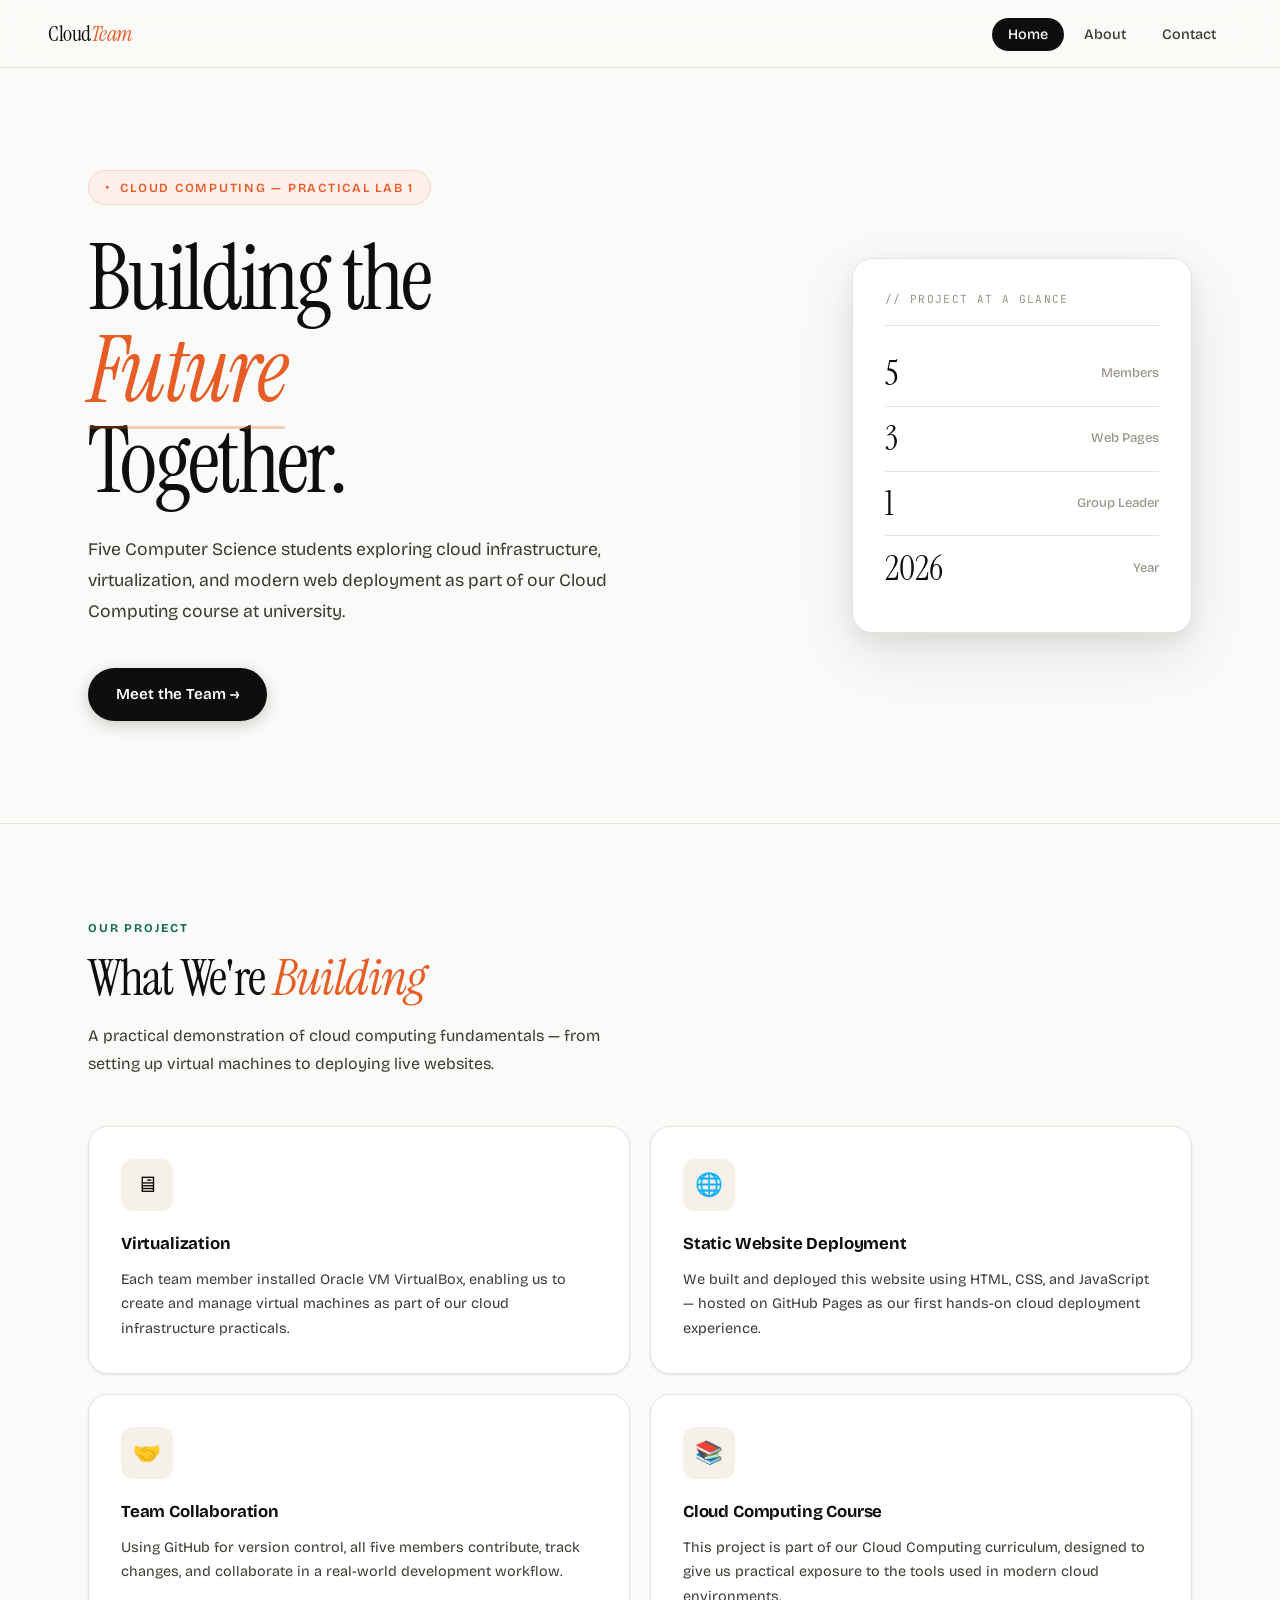
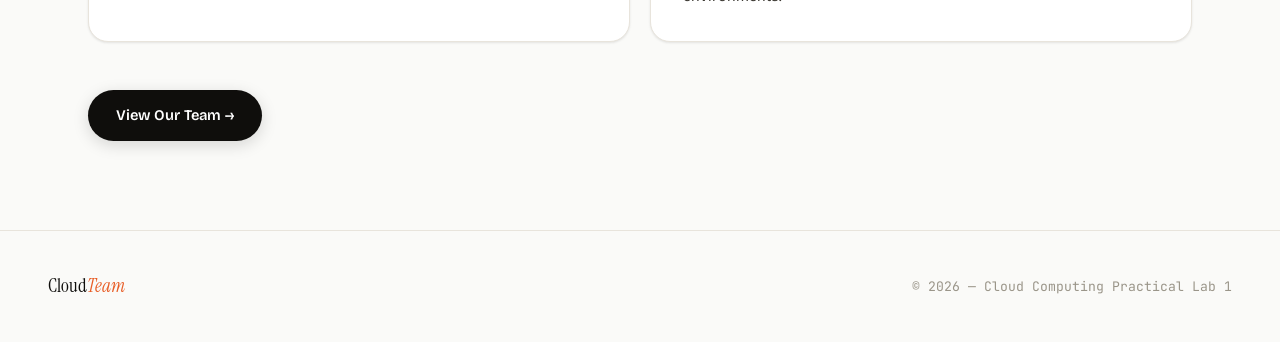
<file: index.html>
<!DOCTYPE html>
<html lang="en">
<head>
  <meta charset="UTF-8" />
  <meta name="viewport" content="width=device-width, initial-scale=1.0" />
  <title>CloudTeam — Cloud Computing Group Project</title>
  <link rel="stylesheet" href="style.css" />
</head>
<body>

<nav>
  <a href="index.html" class="nav-logo">Cloud<em>Team</em></a>
  <ul class="nav-links">
    <li><a href="index.html" class="active">Home</a></li>
    <li><a href="about.html">About</a></li>
    <li><a href="contact.html">Contact</a></li>
  </ul>
</nav>

<div class="hero">
  <div class="hero-left">
    <p class="hero-eyebrow">Cloud Computing — Practical Lab 1</p>
    <h1>Building the<br/><em>Future</em><br/>Together.</h1>
    <p class="hero-desc">
      Five Computer Science students exploring cloud infrastructure,
      virtualization, and modern web deployment as part of our
      Cloud Computing course at university.
    </p>
    <a href="about.html" class="hero-cta">Meet the Team →</a>
  </div>

  <div class="hero-panel">
    <p class="panel-title">// Project at a glance</p>
    <div class="panel-stat">
      <span class="panel-stat-num">5</span>
      <span class="panel-stat-label">Members</span>
    </div>
    <div class="panel-stat">
      <span class="panel-stat-num">3</span>
      <span class="panel-stat-label">Web Pages</span>
    </div>
    <div class="panel-stat">
      <span class="panel-stat-num">1</span>
      <span class="panel-stat-label">Group Leader</span>
    </div>
    <div class="panel-stat">
      <span class="panel-stat-num">2026</span>
      <span class="panel-stat-label">Year</span>
    </div>
  </div>
</div>

<hr class="wide-rule" />

<section>
  <p class="section-eyebrow">Our Project</p>
  <h2 class="section-title">What We're <em>Building</em></h2>
  <p class="section-desc">
    A practical demonstration of cloud computing fundamentals —
    from setting up virtual machines to deploying live websites.
  </p>

  <div class="cards-grid">
    <div class="info-card">
      <div class="info-card-icon">🖥</div>
      <h3>Virtualization</h3>
      <p>Each team member installed Oracle VM VirtualBox, enabling us to create and manage virtual machines as part of our cloud infrastructure practicals.</p>
    </div>
    <div class="info-card">
      <div class="info-card-icon">🌐</div>
      <h3>Static Website Deployment</h3>
      <p>We built and deployed this website using HTML, CSS, and JavaScript — hosted on GitHub Pages as our first hands-on cloud deployment experience.</p>
    </div>
    <div class="info-card">
      <div class="info-card-icon">🤝</div>
      <h3>Team Collaboration</h3>
      <p>Using GitHub for version control, all five members contribute, track changes, and collaborate in a real-world development workflow.</p>
    </div>
    <div class="info-card">
      <div class="info-card-icon">📚</div>
      <h3>Cloud Computing Course</h3>
      <p>This project is part of our Cloud Computing curriculum, designed to give us practical exposure to the tools used in modern cloud environments.</p>
    </div>
  </div>

  <a href="about.html" class="btn">View Our Team →</a>
</section>

<footer>
  <div class="footer-logo">Cloud<em>Team</em></div>
  <p class="footer-copy">© 2026 — Cloud Computing Practical Lab 1</p>
</footer>

</body>
</html>
</file>
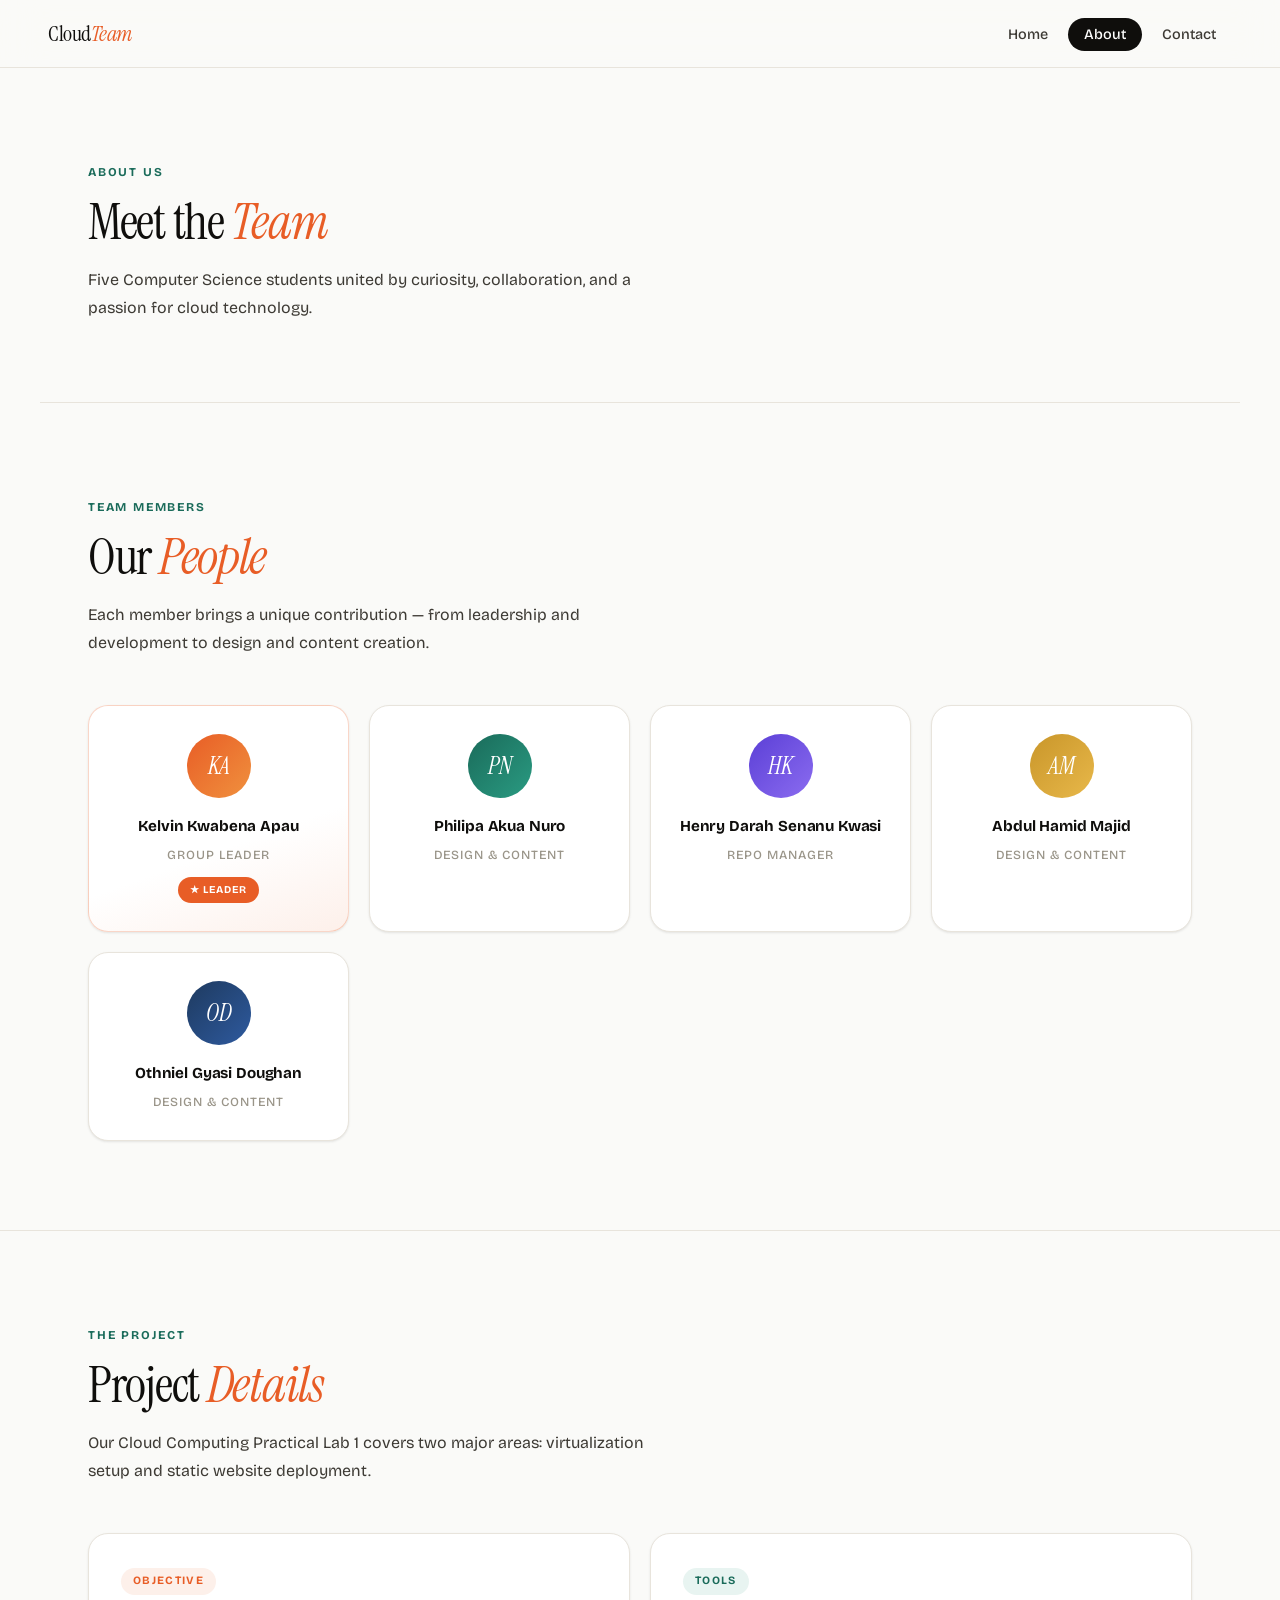
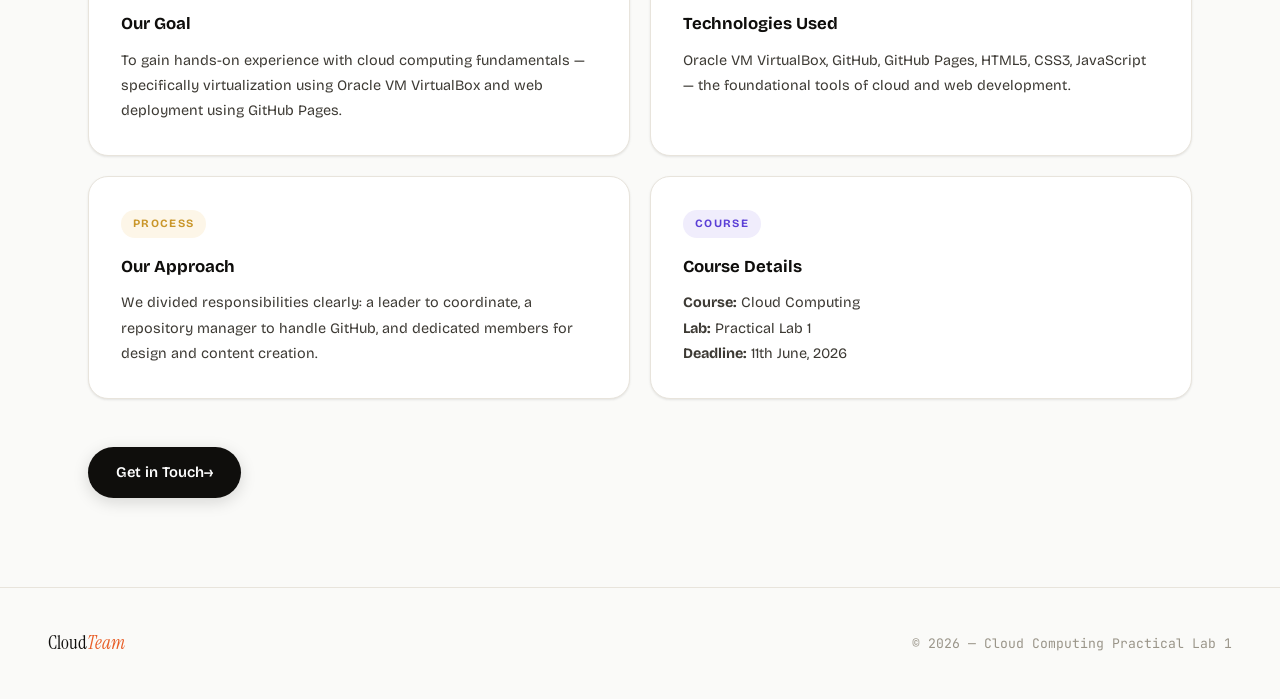
<file: about.html>
<!DOCTYPE html>
<html lang="en">
<head>
  <meta charset="UTF-8" />
  <meta name="viewport" content="width=device-width, initial-scale=1.0" />
  <title>About — CloudTeam</title>
  <link rel="stylesheet" href="style.css" />
</head>
<body>

<nav>
  <a href="index.html" class="nav-logo">Cloud<em>Team</em></a>
  <ul class="nav-links">
    <li><a href="index.html">Home</a></li>
    <li><a href="about.html" class="active">About</a></li>
    <li><a href="contact.html">Contact</a></li>
  </ul>
</nav>

<div class="page-header">
  <p class="section-eyebrow">About Us</p>
  <h1 class="section-title">Meet the <em>Team</em></h1>
  <p class="section-desc">
    Five Computer Science students united by curiosity, collaboration,
    and a passion for cloud technology.
  </p>
</div>

<section>
  <p class="section-eyebrow">Team Members</p>
  <h2 class="section-title">Our <em>People</em></h2>
  <p class="section-desc">
    Each member brings a unique contribution — from leadership and development
    to design and content creation.
  </p>

  <div class="members-grid">

    <div class="member-card is-leader">
      <div class="member-avatar avatar-orange">KA</div>
      <div class="member-name">Kelvin Kwabena Apau</div>
      <div class="member-role">Group Leader</div>
      <div><span class="leader-chip">★ Leader</span></div>
    </div>

    <div class="member-card">
      <div class="member-avatar avatar-teal">PN</div>
      <div class="member-name">Philipa Akua Nuro</div>
      <div class="member-role">Design & Content</div>
    </div>

    <div class="member-card">
      <div class="member-avatar avatar-purple">HK</div>
      <div class="member-name">Henry Darah Senanu Kwasi</div>
      <div class="member-role">Repo Manager</div>
    </div>

    <div class="member-card">
      <div class="member-avatar avatar-gold">AM</div>
      <div class="member-name">Abdul Hamid Majid</div>
      <div class="member-role">Design & Content</div>
    </div>

    <div class="member-card">
      <div class="member-avatar avatar-navy">OD</div>
      <div class="member-name">Othniel Gyasi Doughan</div>
      <div class="member-role">Design & Content</div>
    </div>

  </div>
</section>

<hr class="wide-rule" />

<section>
  <p class="section-eyebrow">The Project</p>
  <h2 class="section-title">Project <em>Details</em></h2>
  <p class="section-desc">
    Our Cloud Computing Practical Lab 1 covers two major areas:
    virtualization setup and static website deployment.
  </p>

  <div class="about-grid">
    <div class="about-card">
      <span class="about-card-tag tag-orange">Objective</span>
      <h3>Our Goal</h3>
      <p>To gain hands-on experience with cloud computing fundamentals — specifically virtualization using Oracle VM VirtualBox and web deployment using GitHub Pages.</p>
    </div>
    <div class="about-card">
      <span class="about-card-tag tag-teal">Tools</span>
      <h3>Technologies Used</h3>
      <p>Oracle VM VirtualBox, GitHub, GitHub Pages, HTML5, CSS3, JavaScript — the foundational tools of cloud and web development.</p>
    </div>
    <div class="about-card">
      <span class="about-card-tag tag-gold">Process</span>
      <h3>Our Approach</h3>
      <p>We divided responsibilities clearly: a leader to coordinate, a repository manager to handle GitHub, and dedicated members for design and content creation.</p>
    </div>
    <div class="about-card">
      <span class="about-card-tag tag-purple">Course</span>
      <h3>Course Details</h3>
      <p><strong>Course:</strong> Cloud Computing<br/><strong>Lab:</strong> Practical Lab 1<br/><strong>Deadline:</strong> 11th June, 2026</p>
    </div>
  </div>

  <a href="contact.html" class="btn">Get in Touch→</a>
</section>

<footer>
  <div class="footer-logo">Cloud<em>Team</em></div>
  <p class="footer-copy">© 2026 — Cloud Computing Practical Lab 1</p>
</footer>

</body>
</html>
</file>
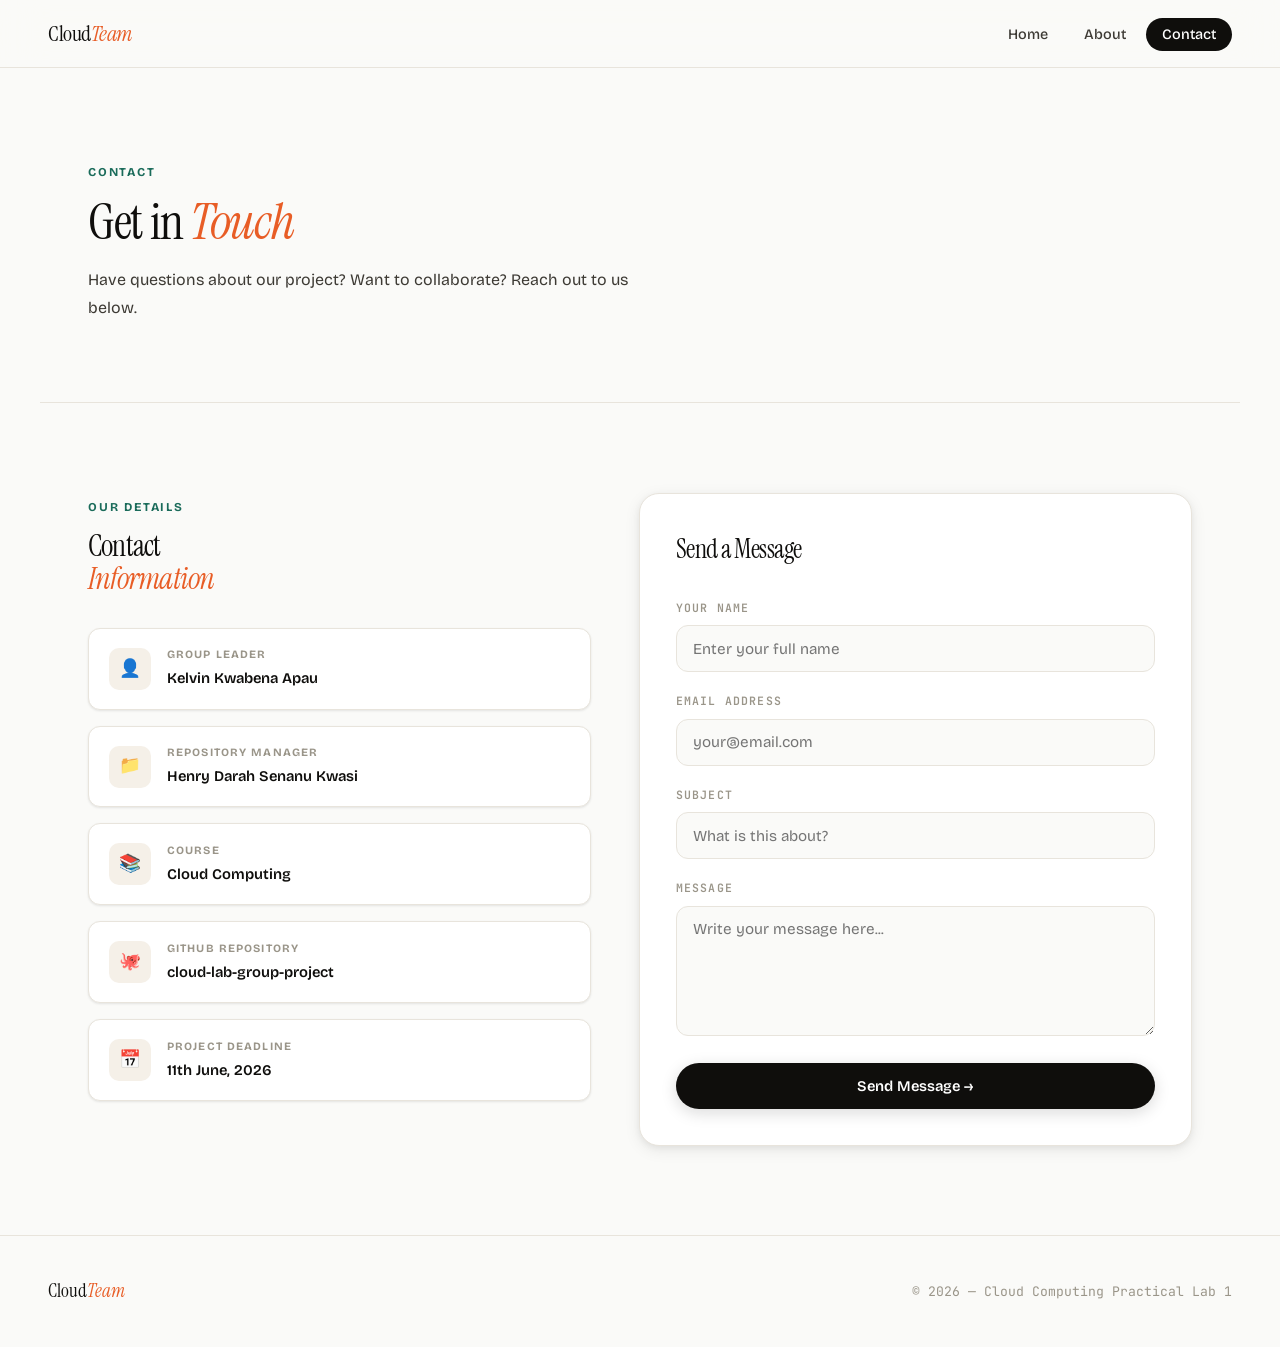
<file: contact.html>
<!DOCTYPE html>
<html lang="en">
<head>
  <meta charset="UTF-8" />
  <meta name="viewport" content="width=device-width, initial-scale=1.0" />
  <title>Contact — CloudTeam</title>
  <link rel="stylesheet" href="style.css" />
</head>
<body>

<nav>
  <a href="index.html" class="nav-logo">Cloud<em>Team</em></a>
  <ul class="nav-links">
    <li><a href="index.html">Home</a></li>
    <li><a href="about.html">About</a></li>
    <li><a href="contact.html" class="active">Contact</a></li>
  </ul>
</nav>

<div class="page-header">
  <p class="section-eyebrow">Contact</p>
  <h1 class="section-title">Get in <em>Touch</em></h1>
  <p class="section-desc">
    Have questions about our project? Want to collaborate?
    Reach out to us below.
  </p>
</div>

<section>
  <div class="contact-grid">

    <!-- LEFT: Info -->
    <div>
      <p class="section-eyebrow">Our Details</p>
      <h2 class="section-title" style="font-size:1.9rem; margin-bottom:2rem;">Contact<br/><em>Information</em></h2>

      <div class="contact-info-list">
        <div class="contact-info-item">
          <div class="contact-icon">👤</div>
          <div>
            <h4>Group Leader</h4>
            <p>Kelvin Kwabena Apau</p>
          </div>
        </div>
        <div class="contact-info-item">
          <div class="contact-icon">📁</div>
          <div>
            <h4>Repository Manager</h4>
            <p>Henry Darah Senanu Kwasi</p>
          </div>
        </div>
        <div class="contact-info-item">
          <div class="contact-icon">📚</div>
          <div>
            <h4>Course</h4>
            <p>Cloud Computing</p>
          </div>
        </div>
        <div class="contact-info-item">
          <div class="contact-icon">🐙</div>
          <div>
            <h4>GitHub Repository</h4>
            <p>cloud-lab-group-project</p>
          </div>
        </div>
        <div class="contact-info-item">
          <div class="contact-icon">📅</div>
          <div>
            <h4>Project Deadline</h4>
            <p>11th June, 2026</p>
          </div>
        </div>
      </div>
    </div>

    <!-- RIGHT: Form -->
    <div class="contact-form">
      <h3>Send a Message</h3>

      <div class="form-group">
        <label for="name">Your Name</label>
        <input type="text" id="name" placeholder="Enter your full name" />
      </div>
      <div class="form-group">
        <label for="email">Email Address</label>
        <input type="email" id="email" placeholder="your@email.com" />
      </div>
      <div class="form-group">
        <label for="subject">Subject</label>
        <input type="text" id="subject" placeholder="What is this about?" />
      </div>
      <div class="form-group">
        <label for="message">Message</label>
        <textarea id="message" placeholder="Write your message here..."></textarea>
      </div>

      <button class="btn btn-full" onclick="handleSubmit()">Send Message →</button>

      <div id="form-feedback">
        ✅ Message received! We'll get back to you soon.
      </div>
    </div>

  </div>
</section>

<footer>
  <div class="footer-logo">Cloud<em>Team</em></div>
  <p class="footer-copy">© 2026 — Cloud Computing Practical Lab 1</p>
</footer>

<script>
  function handleSubmit() {
    const name = document.getElementById('name').value.trim();
    const email = document.getElementById('email').value.trim();
    const message = document.getElementById('message').value.trim();
    if (!name || !email || !message) {
      alert('Please fill in your name, email, and message.');
      return;
    }
    document.getElementById('form-feedback').style.display = 'block';
  }
</script>

</body>
</html>
</file>
<file: style.css>
@import url('https://fonts.googleapis.com/css2?family=Clash+Display:wght@400;500;600;700&family=Cabinet+Grotesk:wght@400;500;700;800;900&family=Instrument+Serif:ital@0;1&display=swap');
@import url('https://fonts.googleapis.com/css2?family=Bricolage+Grotesque:opsz,wght@12..96,400;12..96,500;12..96,700;12..96,800&family=Instrument+Serif:ital@0;1&family=JetBrains+Mono:wght@400;500&display=swap');

:root {
  --bg: #fafaf8;
  --white: #ffffff;
  --ink: #0f0e0c;
  --ink2: #3d3a34;
  --muted: #9a9589;
  --border: #e8e4dc;
  --border2: #d4cfc5;
  --warm: #f5f0e8;
  --accent: #e85d26;
  --accent-soft: #fdf0ea;
  --teal: #1a6b5a;
  --teal-soft: #e8f4f1;
  --gold: #c9962a;
  --gold-soft: #fdf6e8;
  --purple: #5b3fd6;
  --purple-soft: #f0edfc;
  --shadow-sm: 0 1px 3px rgba(15,14,12,0.06), 0 1px 2px rgba(15,14,12,0.04);
  --shadow-md: 0 4px 16px rgba(15,14,12,0.08), 0 2px 6px rgba(15,14,12,0.05);
  --shadow-lg: 0 20px 60px rgba(15,14,12,0.1), 0 8px 20px rgba(15,14,12,0.06);
  --radius: 20px;
  --radius-sm: 12px;
}

*, *::before, *::after { margin: 0; padding: 0; box-sizing: border-box; }
html { scroll-behavior: smooth; font-size: 16px; }

body {
  font-family: 'Bricolage Grotesque', sans-serif;
  background: var(--bg);
  color: var(--ink);
  line-height: 1.6;
  -webkit-font-smoothing: antialiased;
}

/* ═══════════════════════════════ NAV ═══════════════════════════════ */
nav {
  position: sticky; top: 0; z-index: 100;
  background: rgba(250,250,248,0.88);
  backdrop-filter: blur(20px) saturate(1.4);
  border-bottom: 1px solid var(--border);
  padding: 0 clamp(1.5rem, 5vw, 3rem);
  display: flex; align-items: center; justify-content: space-between;
  height: 68px;
}

.nav-logo {
  font-family: 'Instrument Serif', serif;
  font-size: 1.4rem;
  color: var(--ink);
  text-decoration: none;
  letter-spacing: -0.02em;
}

.nav-logo em {
  font-style: italic;
  color: var(--accent);
}

.nav-links {
  display: flex; gap: 0.25rem; list-style: none;
}

.nav-links a {
  color: var(--ink2);
  text-decoration: none;
  font-size: 0.9rem;
  font-weight: 500;
  padding: 0.5rem 1rem;
  border-radius: 100px;
  transition: background 0.15s, color 0.15s;
}

.nav-links a:hover { background: var(--warm); color: var(--ink); }
.nav-links a.active { background: var(--ink); color: white; }

/* ═══════════════════════════════ HERO ═══════════════════════════════ */
.hero {
  display: grid;
  grid-template-columns: 1fr 340px;
  gap: 2rem;
  align-items: center;
  max-width: 1200px;
  margin: 0 auto;
  padding: clamp(4rem, 8vw, 7rem) clamp(1.5rem, 5vw, 3rem);
}

.hero-eyebrow {
  display: inline-flex; align-items: center; gap: 0.6rem;
  font-size: 0.78rem; font-weight: 600;
  color: var(--accent);
  text-transform: uppercase; letter-spacing: 0.14em;
  background: var(--accent-soft);
  border: 1px solid rgba(232,93,38,0.18);
  padding: 0.4rem 1rem; border-radius: 100px;
  margin-bottom: 1.75rem;
}

.hero-eyebrow::before { content: '●'; font-size: 0.55em; }

.hero h1 {
  font-family: 'Instrument Serif', serif;
  font-size: clamp(3.2rem, 7vw, 5.8rem);
  font-weight: 400;
  line-height: 1.02;
  letter-spacing: -0.03em;
  color: var(--ink);
  margin-bottom: 1.75rem;
}

.hero h1 em {
  font-style: italic;
  color: var(--accent);
  position: relative;
}

.hero h1 em::after {
  content: '';
  position: absolute;
  bottom: 0; left: 0; right: 0;
  height: 3px;
  background: var(--accent);
  opacity: 0.3;
  border-radius: 2px;
}

.hero-desc {
  font-size: 1.1rem; color: var(--ink2);
  line-height: 1.75; max-width: 520px;
  margin-bottom: 2.5rem;
}

.hero-cta {
  display: inline-flex; align-items: center; gap: 0.6rem;
  background: var(--ink);
  color: white;
  text-decoration: none;
  padding: 0.9rem 1.75rem;
  border-radius: 100px;
  font-size: 0.95rem; font-weight: 600;
  transition: background 0.2s, transform 0.2s, box-shadow 0.2s;
  box-shadow: 0 4px 16px rgba(15,14,12,0.2);
}

.hero-cta:hover {
  background: var(--accent);
  transform: translateY(-2px);
  box-shadow: 0 8px 28px rgba(232,93,38,0.3);
}

/* stat panel */
.hero-panel {
  background: var(--white);
  border: 1px solid var(--border);
  border-radius: var(--radius);
  padding: 2rem;
  box-shadow: var(--shadow-lg);
  display: flex; flex-direction: column; gap: 0;
}

.panel-title {
  font-family: 'JetBrains Mono', monospace;
  font-size: 0.7rem; color: var(--muted);
  text-transform: uppercase; letter-spacing: 0.12em;
  padding-bottom: 1rem;
  border-bottom: 1px solid var(--border);
  margin-bottom: 1rem;
}

.panel-stat {
  display: flex; align-items: center; justify-content: space-between;
  padding: 0.9rem 0;
  border-bottom: 1px solid var(--border);
}

.panel-stat:last-child { border-bottom: none; }

.panel-stat-num {
  font-family: 'Instrument Serif', serif;
  font-size: 2.2rem; color: var(--ink);
  line-height: 1;
}

.panel-stat-label {
  font-size: 0.82rem; color: var(--muted);
  font-weight: 500; text-align: right;
}

/* ═══════════════════════════════ RULE ═══════════════════════════════ */
.wide-rule {
  border: none;
  border-top: 1px solid var(--border);
  margin: 0;
}

/* ═══════════════════════════════ SECTIONS ═══════════════════════════════ */
section {
  max-width: 1200px;
  margin: 0 auto;
  padding: clamp(4rem, 7vw, 6rem) clamp(1.5rem, 5vw, 3rem);
}

.section-eyebrow {
  display: inline-block;
  font-size: 0.75rem; font-weight: 700;
  color: var(--teal);
  text-transform: uppercase; letter-spacing: 0.15em;
  margin-bottom: 0.75rem;
}

.section-title {
  font-family: 'Instrument Serif', serif;
  font-size: clamp(2rem, 4.5vw, 3.2rem);
  font-weight: 400;
  letter-spacing: -0.025em;
  line-height: 1.1;
  color: var(--ink);
  margin-bottom: 1rem;
}

.section-title em { font-style: italic; color: var(--accent); }

.section-desc {
  font-size: 1rem; color: var(--ink2);
  line-height: 1.75; max-width: 560px;
  margin-bottom: 3rem;
}

/* ═══════════════════════════════ CARDS GRID ═══════════════════════════════ */
.cards-grid {
  display: grid;
  grid-template-columns: repeat(2, 1fr);
  gap: 1.25rem;
  margin-bottom: 3rem;
}

.info-card {
  background: var(--white);
  border: 1px solid var(--border);
  border-radius: var(--radius);
  padding: 2rem;
  transition: transform 0.2s, box-shadow 0.2s, border-color 0.2s;
  box-shadow: var(--shadow-sm);
}

.info-card:hover {
  transform: translateY(-4px);
  box-shadow: var(--shadow-md);
  border-color: var(--border2);
}

.info-card-icon {
  display: flex; align-items: center; justify-content: center;
  width: 52px; height: 52px;
  background: var(--warm);
  border-radius: var(--radius-sm);
  font-size: 1.4rem;
  margin-bottom: 1.25rem;
}

.info-card h3 {
  font-size: 1.05rem; font-weight: 700;
  color: var(--ink); margin-bottom: 0.6rem;
  letter-spacing: -0.01em;
}

.info-card p {
  font-size: 0.9rem; color: var(--ink2); line-height: 1.7;
}

/* ═══════════════════════════════ MEMBERS ═══════════════════════════════ */
.members-grid {
  display: grid;
  grid-template-columns: repeat(auto-fill, minmax(210px, 1fr));
  gap: 1.25rem;
}

.member-card {
  background: var(--white);
  border: 1px solid var(--border);
  border-radius: var(--radius);
  padding: 1.75rem 1.5rem;
  text-align: center;
  box-shadow: var(--shadow-sm);
  transition: transform 0.2s, box-shadow 0.2s;
  position: relative;
  overflow: hidden;
}

.member-card:hover { transform: translateY(-5px); box-shadow: var(--shadow-md); }

.member-card.is-leader {
  border-color: rgba(232,93,38,0.25);
  background: linear-gradient(160deg, #fff 60%, var(--accent-soft));
}

.member-avatar {
  width: 64px; height: 64px;
  border-radius: 50%;
  display: flex; align-items: center; justify-content: center;
  font-family: 'Instrument Serif', serif;
  font-size: 1.5rem; font-weight: 400; font-style: italic;
  color: white;
  margin: 0 auto 1rem;
}

.avatar-orange { background: linear-gradient(135deg, #e85d26, #f0913e); }
.avatar-teal   { background: linear-gradient(135deg, #1a6b5a, #2a9b82); }
.avatar-purple { background: linear-gradient(135deg, #5b3fd6, #8b6cf0); }
.avatar-gold   { background: linear-gradient(135deg, #c9962a, #e8b84a); }
.avatar-navy   { background: linear-gradient(135deg, #1e3a5f, #2e5a9f); }

.member-name {
  font-weight: 700; font-size: 0.95rem;
  color: var(--ink); margin-bottom: 0.4rem;
  letter-spacing: -0.01em;
}

.member-role {
  font-size: 0.78rem; color: var(--muted);
  font-weight: 500; text-transform: uppercase; letter-spacing: 0.08em;
}

.leader-chip {
  display: inline-flex; align-items: center; gap: 0.35rem;
  background: var(--accent);
  color: white;
  font-size: 0.65rem; font-weight: 700;
  text-transform: uppercase; letter-spacing: 0.1em;
  padding: 0.3rem 0.75rem; border-radius: 100px;
  margin-top: 0.75rem;
}

/* ═══════════════════════════════ ABOUT PAGE ═══════════════════════════════ */
.about-grid {
  display: grid;
  grid-template-columns: 1fr 1fr;
  gap: 1.25rem;
  margin-bottom: 3rem;
}

.about-card {
  background: var(--white);
  border: 1px solid var(--border);
  border-radius: var(--radius);
  padding: 2rem;
  box-shadow: var(--shadow-sm);
  transition: transform 0.2s, box-shadow 0.2s;
}

.about-card:hover { transform: translateY(-3px); box-shadow: var(--shadow-md); }

.about-card-tag {
  display: inline-block;
  font-size: 0.7rem; font-weight: 700;
  text-transform: uppercase; letter-spacing: 0.12em;
  padding: 0.3rem 0.75rem; border-radius: 100px;
  margin-bottom: 1rem;
}

.tag-orange { background: var(--accent-soft); color: var(--accent); }
.tag-teal   { background: var(--teal-soft);   color: var(--teal);   }
.tag-gold   { background: var(--gold-soft);   color: var(--gold);   }
.tag-purple { background: var(--purple-soft); color: var(--purple); }

.about-card h3 {
  font-size: 1.05rem; font-weight: 700;
  color: var(--ink); margin-bottom: 0.6rem;
}

.about-card p {
  font-size: 0.9rem; color: var(--ink2); line-height: 1.75;
}

/* ═══════════════════════════════ PAGE HEADER ═══════════════════════════════ */
.page-header {
  max-width: 1200px;
  margin: 0 auto;
  padding: clamp(4rem, 7vw, 6rem) clamp(1.5rem, 5vw, 3rem) 2rem;
  border-bottom: 1px solid var(--border);
}

/* ═══════════════════════════════ CONTACT ═══════════════════════════════ */
.contact-grid {
  display: grid;
  grid-template-columns: 1fr 1.1fr;
  gap: 3rem;
  align-items: start;
}

.contact-info-list { display: flex; flex-direction: column; gap: 1rem; }

.contact-info-item {
  display: flex; align-items: center; gap: 1rem;
  background: var(--white);
  border: 1px solid var(--border);
  border-radius: var(--radius-sm);
  padding: 1.1rem 1.25rem;
  box-shadow: var(--shadow-sm);
  transition: transform 0.15s;
}

.contact-info-item:hover { transform: translateX(4px); }

.contact-icon {
  width: 42px; height: 42px;
  background: var(--warm);
  border-radius: 10px;
  display: flex; align-items: center; justify-content: center;
  font-size: 1.1rem; flex-shrink: 0;
}

.contact-info-item h4 {
  font-size: 0.7rem; color: var(--muted);
  text-transform: uppercase; letter-spacing: 0.1em;
  margin-bottom: 0.2rem;
}

.contact-info-item p {
  font-size: 0.92rem; color: var(--ink); font-weight: 600;
}

/* form */
.contact-form {
  background: var(--white);
  border: 1px solid var(--border);
  border-radius: var(--radius);
  padding: 2.25rem;
  box-shadow: var(--shadow-md);
}

.contact-form h3 {
  font-family: 'Instrument Serif', serif;
  font-size: 1.6rem; font-weight: 400;
  color: var(--ink); margin-bottom: 1.75rem;
  letter-spacing: -0.02em;
}

.form-group { margin-bottom: 1.25rem; }

.form-group label {
  display: block;
  font-size: 0.72rem; color: var(--muted);
  font-weight: 600; text-transform: uppercase;
  letter-spacing: 0.1em; margin-bottom: 0.5rem;
  font-family: 'JetBrains Mono', monospace;
}

.form-group input,
.form-group textarea {
  width: 100%;
  background: var(--bg);
  border: 1.5px solid var(--border);
  border-radius: var(--radius-sm);
  padding: 0.85rem 1rem;
  font-family: 'Bricolage Grotesque', sans-serif;
  font-size: 0.95rem;
  color: var(--ink);
  outline: none;
  transition: border-color 0.15s, box-shadow 0.15s;
}

.form-group input:focus,
.form-group textarea:focus {
  border-color: var(--accent);
  box-shadow: 0 0 0 4px rgba(232,93,38,0.08);
}

.form-group textarea { resize: vertical; min-height: 130px; }

/* ═══════════════════════════════ BUTTON ═══════════════════════════════ */
.btn {
  display: inline-flex; align-items: center; gap: 0.5rem;
  background: var(--ink);
  color: white;
  text-decoration: none;
  padding: 0.85rem 1.75rem;
  border-radius: 100px;
  font-size: 0.92rem; font-weight: 600;
  border: none; cursor: pointer;
  transition: background 0.2s, transform 0.2s, box-shadow 0.2s;
  font-family: 'Bricolage Grotesque', sans-serif;
  box-shadow: 0 4px 16px rgba(15,14,12,0.15);
}

.btn:hover {
  background: var(--accent);
  transform: translateY(-2px);
  box-shadow: 0 8px 28px rgba(232,93,38,0.25);
}

.btn-full { width: 100%; justify-content: center; }

/* ═══════════════════════════════ FOOTER ═══════════════════════════════ */
footer {
  border-top: 1px solid var(--border);
  padding: 2.5rem clamp(1.5rem, 5vw, 3rem);
  display: flex;
  align-items: center; justify-content: space-between;
  flex-wrap: wrap; gap: 1rem;
}

.footer-logo {
  font-family: 'Instrument Serif', serif;
  font-size: 1.2rem; color: var(--ink);
}

.footer-logo em { font-style: italic; color: var(--accent); }

.footer-copy {
  font-size: 0.82rem; color: var(--muted);
  font-family: 'JetBrains Mono', monospace;
}

/* ═══════════════════════════════ FEEDBACK ═══════════════════════════════ */
#form-feedback {
  display: none;
  margin-top: 1rem;
  background: var(--teal-soft);
  color: var(--teal);
  border: 1px solid rgba(26,107,90,0.2);
  border-radius: var(--radius-sm);
  padding: 0.85rem 1rem;
  font-size: 0.9rem; font-weight: 500;
}

/* ═══════════════════════════════ RESPONSIVE ═══════════════════════════════ */
@media (max-width: 900px) {
  .hero { grid-template-columns: 1fr; }
  .hero-panel { display: grid; grid-template-columns: repeat(2,1fr); gap: 0; }
  .panel-title { grid-column: 1/-1; }
  .about-grid { grid-template-columns: 1fr; }
  .cards-grid { grid-template-columns: 1fr; }
  .contact-grid { grid-template-columns: 1fr; }
}

@media (max-width: 600px) {
  .nav-links a { padding: 0.4rem 0.6rem; font-size: 0.82rem; }
  .members-grid { grid-template-columns: repeat(2, 1fr); }
}
</file>
